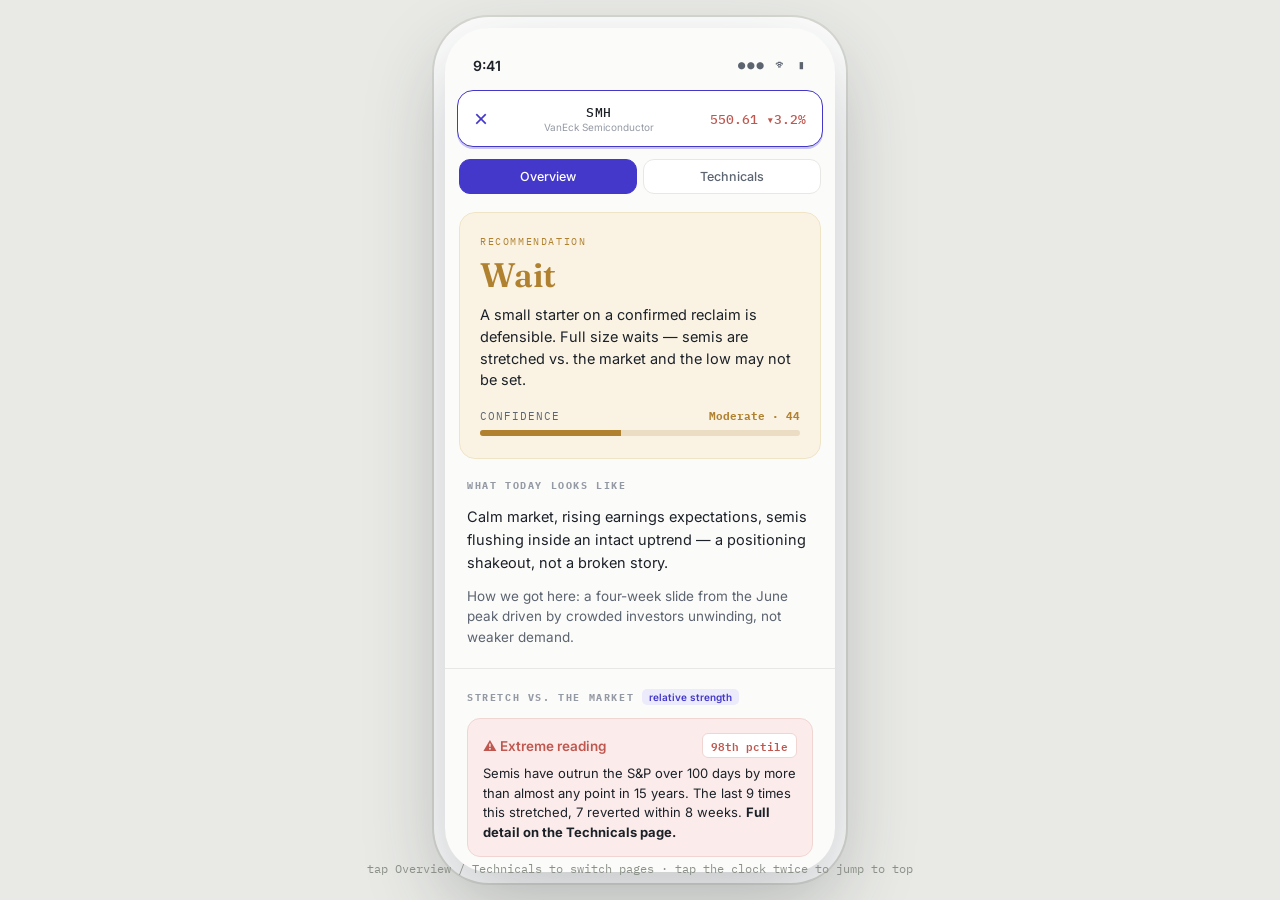
<file: market-memory-v2.html>
<!DOCTYPE html>
<html lang="en">
<head>
<meta charset="UTF-8">
<meta name="viewport" content="width=device-width, initial-scale=1.0, maximum-scale=1.0">
<title>Market Memory · v2</title>
<style>
  @import url('https://fonts.googleapis.com/css2?family=Fraunces:opsz,wght@9..144,400;9..144,500;9..144,600&family=Inter:wght@400;450;500;600&family=IBM+Plex+Mono:wght@400;500&display=swap');
  :root{
    --paper:#fbfbf9; --surface:#ffffff; --raised:#f4f5f3;
    --line:#e7e8e4; --line-2:#eeefec;
    --ink:#1c2128; --muted:#5c6470; --faint:#949aa4;
    --indigo:#4338ca; --indigo-soft:#ecebfb; --indigo-line:#c9c5f2;
    --accent:#2b6d78; --accent-soft:#e6f0f1;
    --buy:#3f8f5b; --buy-bg:#edf6f0;
    --wait:#b0812f; --wait-bg:#faf3e4;
    --avoid:#c0574f; --avoid-bg:#fbeceb;
  }
  *{box-sizing:border-box;margin:0;padding:0}
  html,body{height:100%}
  body{background:#e9eae6; color:var(--ink); font-family:'Inter',system-ui,sans-serif;
    display:flex; align-items:center; justify-content:center; padding:20px; gap:30px; flex-wrap:wrap; -webkit-font-smoothing:antialiased}
  .phone{width:390px; height:844px; background:var(--paper); border-radius:44px; overflow:hidden; position:relative;
    box-shadow:0 30px 80px rgba(40,45,55,.28), 0 0 0 11px #fff, 0 0 0 13px #d7d9d3; display:flex; flex-direction:column}
  .label{position:absolute; top:-26px; left:50%; transform:translateX(-50%); font-family:'IBM Plex Mono',monospace; font-size:11px; color:#8a9088; letter-spacing:.08em; white-space:nowrap}

  .status{height:52px; flex:0 0 auto; display:flex; align-items:flex-end; justify-content:space-between; padding:0 28px 6px; font-size:14px; font-weight:600; cursor:pointer}
  .status .dots{font-family:'IBM Plex Mono',monospace; letter-spacing:2px; font-size:12px; color:var(--muted)}
  .status .tap-tip{position:absolute; top:50%; left:50%; transform:translate(-50%,-50%); font-family:'IBM Plex Mono',monospace; font-size:9px; color:var(--indigo); opacity:0; transition:.2s; letter-spacing:.05em}
  .status.flash .tap-tip{opacity:1}

  .screen{flex:1; display:flex; flex-direction:column; min-height:0; position:relative}

  /* indigo-outlined header */
  .sheet-top{flex:0 0 auto; margin:10px 12px 0; padding:13px 16px; display:flex; align-items:center; justify-content:space-between;
    background:var(--surface); border:1.5px solid var(--indigo); border-radius:16px; box-shadow:0 2px 0 var(--indigo-line)}
  .sheet-top .close{background:none; border:none; color:var(--indigo); font-size:24px; cursor:pointer; line-height:1}
  .sheet-top .mid{text-align:center}
  .sheet-top .tick{font-family:'IBM Plex Mono',monospace; font-size:13px; color:var(--ink); letter-spacing:.04em; font-weight:500}
  .sheet-top .sub{font-size:10px; color:var(--faint)}
  .sheet-top .price{font-family:'IBM Plex Mono',monospace; font-size:12.5px; color:var(--avoid); font-weight:500}

  /* page tabs */
  .ptabs{flex:0 0 auto; display:flex; gap:6px; padding:12px 14px 4px}
  .ptab{flex:1; text-align:center; padding:9px; font-size:12.5px; font-weight:500; color:var(--muted); background:var(--surface);
    border:1px solid var(--line); border-radius:11px; cursor:pointer; transition:.15s}
  .ptab.active{color:#fff; background:var(--indigo); border-color:var(--indigo)}

  .pages{flex:1; min-height:0; position:relative}
  .page{position:absolute; inset:0; overflow-y:auto; padding-bottom:30px}
  .page::-webkit-scrollbar{display:none}
  .page.hide{display:none}

  /* verdict */
  .verdict{margin:14px 14px 0; padding:22px 20px; background:var(--wait-bg); border:1px solid #f0e4c6; border-radius:16px}
  .verdict .eyebrow{font-family:'IBM Plex Mono',monospace; font-size:10px; letter-spacing:.16em; text-transform:uppercase; color:var(--wait); margin-bottom:10px}
  .verdict .pill{font-family:'Fraunces',serif; font-weight:600; font-size:34px; color:var(--wait); line-height:1}
  .verdict .takeaway{margin-top:12px; font-size:14.5px; line-height:1.5; color:var(--ink)}
  .conf{margin-top:18px}
  .conf .row{display:flex; justify-content:space-between; margin-bottom:7px}
  .conf .row span{font-family:'IBM Plex Mono',monospace; font-size:10.5px; letter-spacing:.1em; text-transform:uppercase; color:var(--muted)}
  .conf .row b{font-family:'IBM Plex Mono',monospace; font-size:11px; color:var(--wait)}
  .meter{height:6px; background:#eaddc4; border-radius:3px; overflow:hidden}
  .meter .fill{height:100%; width:44%; background:var(--wait)}

  .section{padding:20px 22px; border-bottom:1px solid var(--line)}
  .section h3{font-family:'IBM Plex Mono',monospace; font-size:10px; letter-spacing:.16em; text-transform:uppercase; color:var(--faint); margin-bottom:13px; display:flex; align-items:center; gap:8px}
  .section h3 .badge{font-family:'Inter'; text-transform:none; letter-spacing:0; font-size:10px; background:var(--indigo-soft); color:var(--indigo); padding:2px 7px; border-radius:5px; font-weight:600}
  .regime-read p{font-size:14.5px; line-height:1.6}
  .regime-read .lead-up{margin-top:11px; color:var(--muted); font-size:13.5px; line-height:1.55}

  /* mini relative-strength + MC teasers on page 1 (condensed) */
  .rs-flag{background:var(--avoid-bg); border:1px solid #f0d5d2; border-radius:13px; padding:14px 15px}
  .rs-flag .hd{display:flex; align-items:center; gap:8px; font-weight:600; font-size:13.5px; color:var(--avoid); margin-bottom:6px}
  .rs-flag .hd .z{margin-left:auto; font-family:'IBM Plex Mono',monospace; font-size:11px; background:#fff; border:1px solid #f0d5d2; padding:2px 8px; border-radius:6px}
  .rs-flag p{font-size:13px; line-height:1.5}
  .mc-stats{display:flex; gap:9px}
  .mc-stat{flex:1; background:var(--surface); border:1px solid var(--line); border-radius:11px; padding:12px 10px; text-align:center}
  .mc-stat b{font-family:'Fraunces',serif; font-size:22px; font-weight:600; display:block; line-height:1}
  .mc-stat.good b{color:var(--buy)} .mc-stat.risk b{color:var(--avoid)}
  .mc-stat span{font-size:10px; color:var(--muted); line-height:1.3; display:block; margin-top:6px}

  .fc-row{display:grid; grid-template-columns:50px 1fr 46px; align-items:center; gap:10px; padding:10px 0; border-bottom:1px solid var(--line-2)}
  .fc-row:last-child{border-bottom:none}
  .fc-h{font-family:'IBM Plex Mono',monospace; font-size:12px; color:var(--muted)}
  .fc-txt{font-size:13px} .fc-txt b{font-weight:600}
  .fc-bar{width:40px; height:4px; border-radius:2px; background:var(--raised); overflow:hidden; justify-self:end}
  .fc-bar i{display:block; height:100%; border-radius:2px}

  .copy-bar{padding:18px 22px 8px}
  .copy-btn{width:100%; background:var(--indigo); color:#fff; border:none; border-radius:14px; padding:15px; font-size:14px; font-weight:600; cursor:pointer}

  /* ===== PAGE 2: TECHNICALS ===== */
  .period-row{display:flex; gap:6px; padding:14px 14px 4px; overflow-x:auto}
  .period-row::-webkit-scrollbar{display:none}
  .chip{flex:0 0 auto; padding:7px 14px; font-family:'IBM Plex Mono',monospace; font-size:12px; border-radius:9px; border:1px solid var(--line); background:var(--surface); color:var(--muted); cursor:pointer}
  .chip.on{background:var(--indigo); color:#fff; border-color:var(--indigo)}

  .tcard{margin:12px 14px 0; background:var(--surface); border:1px solid var(--line); border-radius:16px; overflow:hidden}
  .tcard .cap{display:flex; align-items:center; justify-content:space-between; padding:12px 15px 4px}
  .tcard .cap .ttl{font-family:'IBM Plex Mono',monospace; font-size:11px; color:var(--faint); letter-spacing:.1em; text-transform:uppercase}
  .tcard .cap .val{font-family:'IBM Plex Mono',monospace; font-size:11px; color:var(--muted)}
  .tcard svg{width:100%; display:block}

  /* trend callout the model surfaces */
  .tflag{margin:12px 14px 0; background:var(--indigo-soft); border:1px solid var(--indigo-line); border-radius:13px; padding:13px 15px}
  .tflag .hd{display:flex; align-items:center; gap:8px; font-weight:600; font-size:13.5px; color:var(--indigo); margin-bottom:6px}
  .tflag p{font-size:13px; line-height:1.5; color:var(--ink)}
  .tflag.warn{background:var(--avoid-bg); border-color:#f0d5d2}
  .tflag.warn .hd{color:var(--avoid)}
  .tflag.good{background:var(--buy-bg); border-color:#cfe8d8}
  .tflag.good .hd{color:var(--buy)}

  .tread{margin:14px 14px 0; font-size:13.5px; line-height:1.6; color:var(--ink)}
  .tread .k{font-family:'IBM Plex Mono',monospace; font-size:10px; letter-spacing:.14em; text-transform:uppercase; color:var(--faint); display:block; margin-bottom:8px}

  .hint{position:fixed; bottom:24px; left:50%; transform:translateX(-50%); font-size:12px; color:#8a9088; font-family:'IBM Plex Mono',monospace}
  @media(max-width:900px){.hint{display:none}}
</style>
</head>
<body>

<div class="phone">
  <div class="label">v2 — indigo header · two-page tear sheet · double-tap top to scroll up</div>
  <div class="status" id="statusbar" onclick="flashTop()">
    <span>9:41</span>
    <span class="tap-tip">▲ double-tap → top</span>
    <span class="dots">●●● ᯤ ▮</span>
  </div>

  <div class="screen">
    <div class="sheet-top">
      <button class="close">×</button>
      <div class="mid">
        <div class="tick">SMH</div>
        <div class="sub">VanEck Semiconductor</div>
      </div>
      <span class="price">550.61 ▾3.2%</span>
    </div>

    <div class="ptabs">
      <div class="ptab active" id="tab1" onclick="show(1)">Overview</div>
      <div class="ptab" id="tab2" onclick="show(2)">Technicals</div>
    </div>

    <div class="pages">
      <!-- ============ PAGE 1: OVERVIEW ============ -->
      <div class="page" id="page1">
        <div class="verdict">
          <div class="eyebrow">Recommendation</div>
          <div class="pill">Wait</div>
          <div class="takeaway">A small starter on a confirmed reclaim is defensible. Full size waits — semis are stretched vs. the market and the low may not be set.</div>
          <div class="conf">
            <div class="row"><span>Confidence</span><b>Moderate · 44</b></div>
            <div class="meter"><div class="fill"></div></div>
          </div>
        </div>

        <div class="section regime-read" style="border-top:none">
          <h3>What today looks like</h3>
          <p>Calm market, rising earnings expectations, semis flushing inside an intact uptrend — a positioning shakeout, not a broken story.</p>
          <p class="lead-up">How we got here: a four-week slide from the June peak driven by crowded investors unwinding, not weaker demand.</p>
        </div>

        <div class="section">
          <h3>Stretch vs. the market <span class="badge">relative strength</span></h3>
          <div class="rs-flag">
            <div class="hd">⚠ Extreme reading<span class="z">98th pctile</span></div>
            <p>Semis have outrun the S&amp;P over 100 days by more than almost any point in 15 years. The last 9 times this stretched, 7 reverted within 8 weeks. <b>Full detail on the Technicals page.</b></p>
          </div>
        </div>

        <div class="section">
          <h3>Where the bottom could land <span class="badge">Monte Carlo</span></h3>
          <div class="mc-stats">
            <div class="mc-stat good"><b>54%</b><span>low is in this week</span></div>
            <div class="mc-stat"><b>~$540</b><span>most likely trough</span></div>
            <div class="mc-stat risk"><b>10%</b><span>tail below ~$490</span></div>
          </div>
        </div>

        <div class="section">
          <h3>Odds it's higher, by horizon</h3>
          <div class="fc-row"><span class="fc-h">1 day</span><span class="fc-txt">roughly a <b>coin flip</b></span><span class="fc-bar"><i style="width:30%;background:var(--wait)"></i></span></div>
          <div class="fc-row"><span class="fc-h">5 days</span><span class="fc-txt"><b>~55%</b> higher</span><span class="fc-bar"><i style="width:38%;background:var(--wait)"></i></span></div>
          <div class="fc-row"><span class="fc-h">1 mo</span><span class="fc-txt"><b>~61%</b> higher</span><span class="fc-bar"><i style="width:50%;background:var(--wait)"></i></span></div>
          <div class="fc-row"><span class="fc-h">3 mo</span><span class="fc-txt"><b>~68%</b> · typ <b>+12%</b></span><span class="fc-bar"><i style="width:64%;background:var(--buy)"></i></span></div>
          <div class="fc-row"><span class="fc-h">6 mo</span><span class="fc-txt"><b>~74%</b> · typ <b>+18%</b></span><span class="fc-bar"><i style="width:70%;background:var(--buy)"></i></span></div>
          <div class="fc-row"><span class="fc-h">1 yr</span><span class="fc-txt"><b>~79%</b> higher</span><span class="fc-bar"><i style="width:55%;background:var(--buy)"></i></span></div>
        </div>

        <div class="copy-bar"><button class="copy-btn">⧉ &nbsp;Copy this for Claude</button></div>
      </div>

      <!-- ============ PAGE 2: TECHNICALS ============ -->
      <div class="page hide" id="page2">
        <div class="period-row">
          <div class="chip">1D</div><div class="chip">1W</div><div class="chip on">3M</div>
          <div class="chip">6M</div><div class="chip">1Y</div><div class="chip">5Y</div>
        </div>

        <!-- model-surfaced trend callouts, at top so they aren't missed -->
        <div class="tflag warn">
          <div class="hd">⚠ Trend you might miss</div>
          <p>Price is making lower highs since the June peak while volume shrinks on each bounce — rallies are being sold, not bought. Watch the $525 shelf.</p>
        </div>
        <div class="tflag good">
          <div class="hd">✦ Constructive signal</div>
          <p>Momentum (RSI) made a higher low at this flush than at the July low, even though price went lower — selling pressure is quietly weakening.</p>
        </div>

        <!-- price + MAs -->
        <div class="tcard">
          <div class="cap"><span class="ttl">Price · 50 / 200-day</span><span class="val">550.61</span></div>
          <svg viewBox="0 0 340 150" preserveAspectRatio="none">
            <path d="M0,120 C40,110 70,60 100,45 C130,30 150,55 175,70 C200,85 220,70 250,95 C275,115 300,105 340,112" fill="none" stroke="#1c2128" stroke-width="1.8"/>
            <path d="M0,105 C60,95 120,70 180,72 C240,74 300,92 340,96" fill="none" stroke="#b0812f" stroke-width="1.3" opacity=".8"/>
            <path d="M0,95 C80,92 160,82 240,84 C300,86 320,90 340,91" fill="none" stroke="#949aa4" stroke-width="1.3" opacity=".7"/>
            <line x1="0" y1="128" x2="340" y2="128" stroke="#3f8f5b" stroke-width="1" stroke-dasharray="4 4" opacity=".5"/>
          </svg>
        </div>
        <!-- volume -->
        <div class="tcard">
          <div class="cap"><span class="ttl">Volume</span><span class="val">fading into decline</span></div>
          <svg viewBox="0 0 340 60" preserveAspectRatio="none">
            <g>
              <rect x="10" y="20" width="10" height="40" fill="#3f8f5b" opacity=".55"/>
              <rect x="35" y="28" width="10" height="32" fill="#c0574f" opacity=".55"/>
              <rect x="60" y="15" width="10" height="45" fill="#3f8f5b" opacity=".55"/>
              <rect x="85" y="30" width="10" height="30" fill="#c0574f" opacity=".55"/>
              <rect x="110" y="34" width="10" height="26" fill="#c0574f" opacity=".55"/>
              <rect x="135" y="22" width="10" height="38" fill="#3f8f5b" opacity=".55"/>
              <rect x="160" y="38" width="10" height="22" fill="#c0574f" opacity=".55"/>
              <rect x="185" y="42" width="10" height="18" fill="#c0574f" opacity=".55"/>
              <rect x="210" y="40" width="10" height="20" fill="#3f8f5b" opacity=".55"/>
              <rect x="235" y="44" width="10" height="16" fill="#c0574f" opacity=".55"/>
              <rect x="260" y="46" width="10" height="14" fill="#c0574f" opacity=".55"/>
              <rect x="285" y="48" width="10" height="12" fill="#3f8f5b" opacity=".55"/>
              <rect x="310" y="50" width="10" height="10" fill="#c0574f" opacity=".55"/>
            </g>
          </svg>
        </div>
        <!-- RSI -->
        <div class="tcard">
          <div class="cap"><span class="ttl">RSI · momentum</span><span class="val">47.9 · neutral</span></div>
          <svg viewBox="0 0 340 70" preserveAspectRatio="none">
            <line x1="0" y1="18" x2="340" y2="18" stroke="#e7e8e4" stroke-width="1" stroke-dasharray="3 3"/>
            <line x1="0" y1="52" x2="340" y2="52" stroke="#e7e8e4" stroke-width="1" stroke-dasharray="3 3"/>
            <text x="4" y="15" font-family="IBM Plex Mono" font-size="7" fill="#949aa4">70</text>
            <text x="4" y="62" font-family="IBM Plex Mono" font-size="7" fill="#949aa4">30</text>
            <path d="M0,30 C50,38 90,58 120,55 C150,52 165,25 200,30 C240,36 280,40 340,38" fill="none" stroke="#2b6d78" stroke-width="1.6"/>
          </svg>
        </div>
        <!-- MACD -->
        <div class="tcard">
          <div class="cap"><span class="ttl">MACD · trend shift</span><span class="val">bullish cross</span></div>
          <svg viewBox="0 0 340 70" preserveAspectRatio="none">
            <line x1="0" y1="40" x2="340" y2="40" stroke="#e7e8e4" stroke-width="1"/>
            <g>
              <rect x="20" y="30" width="9" height="10" fill="#3f8f5b" opacity=".5"/>
              <rect x="45" y="34" width="9" height="6" fill="#3f8f5b" opacity=".5"/>
              <rect x="70" y="40" width="9" height="6" fill="#c0574f" opacity=".5"/>
              <rect x="95" y="40" width="9" height="11" fill="#c0574f" opacity=".5"/>
              <rect x="120" y="40" width="9" height="8" fill="#c0574f" opacity=".5"/>
              <rect x="145" y="34" width="9" height="6" fill="#3f8f5b" opacity=".5"/>
              <rect x="170" y="28" width="9" height="12" fill="#3f8f5b" opacity=".6"/>
              <rect x="195" y="26" width="9" height="14" fill="#3f8f5b" opacity=".6"/>
              <rect x="220" y="30" width="9" height="10" fill="#3f8f5b" opacity=".5"/>
              <rect x="245" y="33" width="9" height="7" fill="#3f8f5b" opacity=".5"/>
            </g>
            <path d="M0,45 C60,44 120,46 180,34 C240,26 300,28 340,27" fill="none" stroke="#2b6d78" stroke-width="1.4"/>
            <path d="M0,42 C60,42 120,42 180,38 C240,32 300,30 340,30" fill="none" stroke="#b0812f" stroke-width="1.4"/>
          </svg>
        </div>

        <!-- relative-strength detail lives here -->
        <div class="tread">
          <span class="k">Relative strength · full detail</span>
          <p>Over 100 days SMH is <b>+2.4σ</b> vs. the S&amp;P (98th percentile, 15 yrs) and <b>+1.6σ</b> vs. the Nasdaq — but only <b>+0.3σ</b> vs. its chip peers and <b>−1.1σ</b> over the last 20 days. Translation: stretched against the broad market, but the snap-back has already started. The last 9 such extremes reverted within 8 weeks 7 times, median give-back −9%.</p>
        </div>

        <div class="tread" style="padding-bottom:24px">
          <span class="k">Plain read across periods</span>
          <p>Long term (1Y): still an uptrend, price above a rising 200-day. Medium (3M): a four-week pullback making lower highs — the correction isn't confirmed over yet. Short (1D): a heavy-volume flush that got bought back — the first stabilizing sign. The three timeframes disagree, which is normal mid-correction; the long-term trend is the tiebreaker and it's still up.</p>
        </div>
      </div>
    </div>
  </div>
</div>

<div class="hint">tap Overview / Technicals to switch pages · tap the clock twice to jump to top</div>

<script>
  function show(n){
    document.getElementById('page1').classList.toggle('hide', n!==1);
    document.getElementById('page2').classList.toggle('hide', n!==2);
    document.getElementById('tab1').classList.toggle('active', n===1);
    document.getElementById('tab2').classList.toggle('active', n===2);
  }
  let last=0;
  function flashTop(){
    const now=Date.now(); const bar=document.getElementById('statusbar');
    if(now-last<400){
      const p = document.getElementById('page1').classList.contains('hide') ? 'page2':'page1';
      document.getElementById(p).scrollTo({top:0,behavior:'smooth'});
    }
    last=now; bar.classList.add('flash'); setTimeout(()=>bar.classList.remove('flash'),600);
  }
</script>
</body>
</html>
</file>
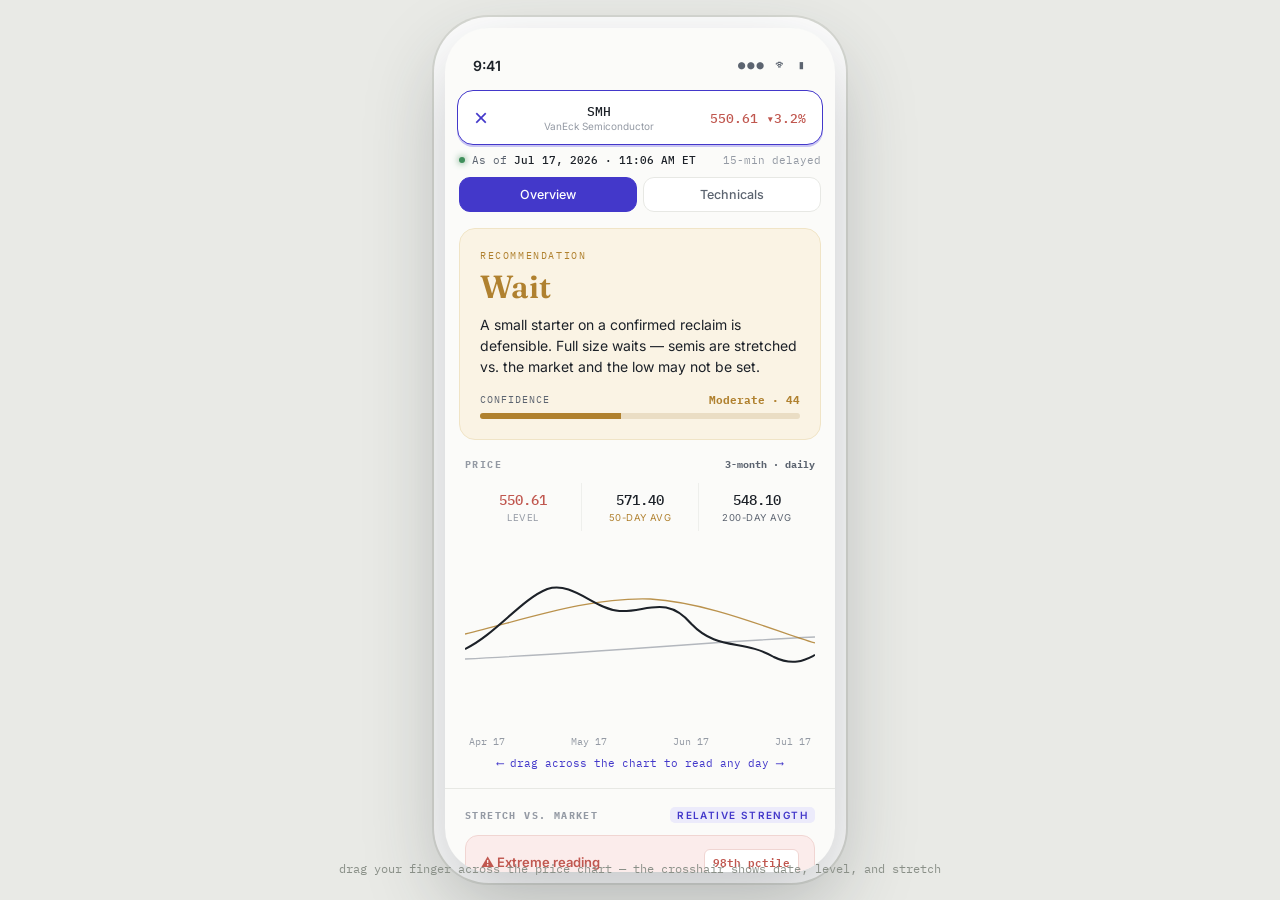
<file: market-memory-v3.html>
<!DOCTYPE html>
<html lang="en">
<head>
<meta charset="UTF-8">
<meta name="viewport" content="width=device-width, initial-scale=1.0, maximum-scale=1.0">
<title>Market Memory · v3</title>
<style>
  @import url('https://fonts.googleapis.com/css2?family=Fraunces:opsz,wght@9..144,400;9..144,500;9..144,600&family=Inter:wght@400;450;500;600&family=IBM+Plex+Mono:wght@400;500&display=swap');
  :root{
    --paper:#fbfbf9; --surface:#ffffff; --raised:#f4f5f3;
    --line:#e7e8e4; --line-2:#eeefec;
    --ink:#1c2128; --muted:#5c6470; --faint:#949aa4;
    --indigo:#4338ca; --indigo-soft:#ecebfb; --indigo-line:#c9c5f2;
    --accent:#2b6d78; --accent-soft:#e6f0f1;
    --buy:#3f8f5b; --buy-bg:#edf6f0;
    --wait:#b0812f; --wait-bg:#faf3e4;
    --avoid:#c0574f; --avoid-bg:#fbeceb;
  }
  *{box-sizing:border-box;margin:0;padding:0}
  html,body{height:100%}
  body{background:#e9eae6; color:var(--ink); font-family:'Inter',system-ui,sans-serif;
    display:flex; align-items:center; justify-content:center; padding:20px; gap:30px; flex-wrap:wrap; -webkit-font-smoothing:antialiased}
  .phone{width:390px; height:844px; background:var(--paper); border-radius:44px; overflow:hidden; position:relative;
    box-shadow:0 30px 80px rgba(40,45,55,.28), 0 0 0 11px #fff, 0 0 0 13px #d7d9d3; display:flex; flex-direction:column}
  .label{position:absolute; top:-26px; left:50%; transform:translateX(-50%); font-family:'IBM Plex Mono',monospace; font-size:11px; color:#8a9088; letter-spacing:.08em; white-space:nowrap}
  .status{height:52px; flex:0 0 auto; display:flex; align-items:flex-end; justify-content:space-between; padding:0 28px 6px; font-size:14px; font-weight:600; cursor:pointer}
  .status .dots{font-family:'IBM Plex Mono',monospace; letter-spacing:2px; font-size:12px; color:var(--muted)}
  .status .tap-tip{position:absolute; top:50%; left:50%; transform:translate(-50%,-50%); font-family:'IBM Plex Mono',monospace; font-size:9px; color:var(--indigo); opacity:0; transition:.2s}
  .status.flash .tap-tip{opacity:1}
  .screen{flex:1; display:flex; flex-direction:column; min-height:0; position:relative}

  .sheet-top{flex:0 0 auto; margin:10px 12px 0; padding:12px 16px; display:flex; align-items:center; justify-content:space-between;
    background:var(--surface); border:1.5px solid var(--indigo); border-radius:16px; box-shadow:0 2px 0 var(--indigo-line)}
  .sheet-top .close{background:none; border:none; color:var(--indigo); font-size:24px; cursor:pointer}
  .sheet-top .mid{text-align:center}
  .sheet-top .tick{font-family:'IBM Plex Mono',monospace; font-size:13px; font-weight:500}
  .sheet-top .sub{font-size:10px; color:var(--faint)}
  .sheet-top .price{font-family:'IBM Plex Mono',monospace; font-size:12.5px; color:var(--avoid); font-weight:500}

  /* AS OF banner */
  .asof{margin:8px 14px 0; display:flex; align-items:center; gap:7px; font-family:'IBM Plex Mono',monospace; font-size:10.5px; color:var(--muted)}
  .asof .live{width:6px; height:6px; border-radius:50%; background:var(--buy); box-shadow:0 0 7px var(--buy)}
  .asof b{color:var(--ink); font-weight:500}
  .asof .delay{margin-left:auto; color:var(--faint)}

  .ptabs{flex:0 0 auto; display:flex; gap:6px; padding:10px 14px 4px}
  .ptab{flex:1; text-align:center; padding:9px; font-size:12.5px; font-weight:500; color:var(--muted); background:var(--surface); border:1px solid var(--line); border-radius:11px; cursor:pointer}
  .ptab.active{color:#fff; background:var(--indigo); border-color:var(--indigo)}
  .pages{flex:1; min-height:0; position:relative}
  .page{position:absolute; inset:0; overflow-y:auto; padding-bottom:30px}
  .page::-webkit-scrollbar{display:none}
  .page.hide{display:none}

  .verdict{margin:12px 14px 0; padding:20px; background:var(--wait-bg); border:1px solid #f0e4c6; border-radius:16px}
  .verdict .eyebrow{font-family:'IBM Plex Mono',monospace; font-size:10px; letter-spacing:.16em; text-transform:uppercase; color:var(--wait); margin-bottom:9px}
  .verdict .pill{font-family:'Fraunces',serif; font-weight:600; font-size:32px; color:var(--wait); line-height:1}
  .verdict .takeaway{margin-top:11px; font-size:14px; line-height:1.5}
  .conf{margin-top:16px}
  .conf .row{display:flex; justify-content:space-between; margin-bottom:6px}
  .conf .row span{font-family:'IBM Plex Mono',monospace; font-size:10px; letter-spacing:.1em; text-transform:uppercase; color:var(--muted)}
  .conf .row b{font-family:'IBM Plex Mono',monospace; font-size:11px; color:var(--wait)}
  .meter{height:6px; background:#eaddc4; border-radius:3px; overflow:hidden}
  .meter .fill{height:100%; width:44%; background:var(--wait)}

  .section{padding:18px 20px; border-bottom:1px solid var(--line)}
  .section h3{font-family:'IBM Plex Mono',monospace; font-size:10px; letter-spacing:.14em; text-transform:uppercase; color:var(--faint); margin-bottom:12px; display:flex; align-items:center; gap:8px}
  .section h3 .per{margin-left:auto; text-transform:none; letter-spacing:0; color:var(--muted); font-size:10px}
  .regime-read p{font-size:14px; line-height:1.55}

  /* scrubbable price chart */
  .live-vals{display:flex; gap:0; margin-bottom:2px}
  .lv{flex:1; padding:8px 4px; text-align:center; border-right:1px solid var(--line-2)}
  .lv:last-child{border-right:none}
  .lv .n{font-family:'IBM Plex Mono',monospace; font-size:14px; font-weight:500; color:var(--ink)}
  .lv .n.up{color:var(--buy)} .lv .n.dn{color:var(--avoid)}
  .lv .l{font-size:9.5px; color:var(--faint); margin-top:3px; text-transform:uppercase; letter-spacing:.05em}
  .lv .l.d50{color:var(--wait)} .lv .l.d200{color:var(--muted)}

  .pchart{position:relative; margin-top:8px; touch-action:none; cursor:crosshair; user-select:none}
  .pchart svg{width:100%; height:190px; display:block}
  .crosshair{position:absolute; top:0; bottom:22px; width:1px; background:var(--indigo); opacity:0; pointer-events:none}
  .cdot{position:absolute; width:9px; height:9px; border-radius:50%; background:var(--indigo); border:2px solid #fff; opacity:0; pointer-events:none; transform:translate(-50%,-50%); box-shadow:0 1px 4px rgba(0,0,0,.2)}
  .ctip{position:absolute; top:2px; background:var(--indigo); color:#fff; font-family:'IBM Plex Mono',monospace; font-size:10px; padding:5px 8px; border-radius:7px; opacity:0; pointer-events:none; transform:translateX(-50%); white-space:nowrap; line-height:1.4; text-align:center}
  .ctip .cprice{font-size:12px; font-weight:500} .ctip .cstretch{opacity:.85}
  .pchart.active .crosshair,.pchart.active .cdot,.pchart.active .ctip{opacity:1}
  .xaxis{display:flex; justify-content:space-between; padding:6px 4px 0; font-family:'IBM Plex Mono',monospace; font-size:9.5px; color:var(--faint)}

  .scrub-hint{text-align:center; font-size:11px; color:var(--indigo); margin-top:8px; font-family:'IBM Plex Mono',monospace}

  .rs-flag{background:var(--avoid-bg); border:1px solid #f0d5d2; border-radius:13px; padding:13px 15px}
  .rs-flag .hd{display:flex; align-items:center; gap:8px; font-weight:600; font-size:13px; color:var(--avoid); margin-bottom:6px}
  .rs-flag .hd .z{margin-left:auto; font-family:'IBM Plex Mono',monospace; font-size:11px; background:#fff; border:1px solid #f0d5d2; padding:2px 8px; border-radius:6px}
  .rs-flag p{font-size:12.5px; line-height:1.5}
  .mc-stats{display:flex; gap:9px}
  .mc-stat{flex:1; background:var(--surface); border:1px solid var(--line); border-radius:11px; padding:12px 10px; text-align:center}
  .mc-stat b{font-family:'Fraunces',serif; font-size:21px; font-weight:600; display:block; line-height:1}
  .mc-stat.good b{color:var(--buy)} .mc-stat.risk b{color:var(--avoid)}
  .mc-stat span{font-size:10px; color:var(--muted); display:block; margin-top:5px; line-height:1.3}

  .fc-row{display:grid; grid-template-columns:50px 1fr 46px; align-items:center; gap:10px; padding:9px 0; border-bottom:1px solid var(--line-2)}
  .fc-row:last-child{border-bottom:none}
  .fc-h{font-family:'IBM Plex Mono',monospace; font-size:12px; color:var(--muted)}
  .fc-txt{font-size:13px} .fc-txt b{font-weight:600}
  .fc-bar{width:40px; height:4px; border-radius:2px; background:var(--raised); overflow:hidden; justify-self:end}
  .fc-bar i{display:block; height:100%; border-radius:2px}
  .copy-bar{padding:16px 20px 8px}
  .copy-btn{width:100%; background:var(--indigo); color:#fff; border:none; border-radius:14px; padding:15px; font-size:14px; font-weight:600; cursor:pointer}
  .hint{position:fixed; bottom:24px; left:50%; transform:translateX(-50%); font-size:12px; color:#8a9088; font-family:'IBM Plex Mono',monospace}
  @media(max-width:900px){.hint{display:none}}
</style>
</head>
<body>

<div class="phone">
  <div class="label">v3 — as-of · dated axes · live averages · drag the price chart</div>
  <div class="status" id="statusbar" onclick="flashTop()"><span>9:41</span><span class="tap-tip">▲ top</span><span class="dots">●●● ᯤ ▮</span></div>

  <div class="screen">
    <div class="sheet-top">
      <button class="close">×</button>
      <div class="mid"><div class="tick">SMH</div><div class="sub">VanEck Semiconductor</div></div>
      <span class="price">550.61 ▾3.2%</span>
    </div>

    <div class="asof"><span class="live"></span>As of <b>Jul 17, 2026 · 11:06 AM ET</b><span class="delay">15-min delayed</span></div>

    <div class="ptabs">
      <div class="ptab active" id="tab1" onclick="show(1)">Overview</div>
      <div class="ptab" id="tab2" onclick="show(2)">Technicals</div>
    </div>

    <div class="pages">
      <!-- OVERVIEW -->
      <div class="page" id="page1">
        <div class="verdict">
          <div class="eyebrow">Recommendation</div>
          <div class="pill">Wait</div>
          <div class="takeaway">A small starter on a confirmed reclaim is defensible. Full size waits — semis are stretched vs. the market and the low may not be set.</div>
          <div class="conf"><div class="row"><span>Confidence</span><b>Moderate · 44</b></div><div class="meter"><div class="fill"></div></div></div>
        </div>

        <!-- price with live values + scrubber -->
        <div class="section">
          <h3>Price <span class="per">3-month · daily</span></h3>
          <div class="live-vals">
            <div class="lv"><div class="n dn" id="v-price">550.61</div><div class="l">Level</div></div>
            <div class="lv"><div class="n" id="v-50">571.40</div><div class="l d50">50-day avg</div></div>
            <div class="lv"><div class="n" id="v-200">548.10</div><div class="l d200">200-day avg</div></div>
          </div>
          <div class="pchart" id="pchart">
            <svg viewBox="0 0 340 190" preserveAspectRatio="none" id="psvg">
              <path id="ma200" d="M0,120 C80,116 160,110 240,104 C300,100 320,99 340,98" fill="none" stroke="#949aa4" stroke-width="1.3" opacity=".7"/>
              <path id="ma50" d="M0,95 C60,80 120,58 180,60 C240,64 300,92 340,104" fill="none" stroke="#b0812f" stroke-width="1.3" opacity=".85"/>
              <path id="price" d="M0,110 C30,95 55,60 80,50 C105,42 125,70 150,72 C175,74 195,55 220,85 C245,112 270,100 300,118 C320,128 332,120 340,116" fill="none" stroke="#1c2128" stroke-width="2"/>
            </svg>
            <div class="crosshair" id="cross"></div>
            <div class="cdot" id="cdot"></div>
            <div class="ctip" id="ctip"><div class="cprice">—</div><div class="cdate">—</div><div class="cstretch">—</div></div>
          </div>
          <div class="xaxis"><span>Apr 17</span><span>May 17</span><span>Jun 17</span><span>Jul 17</span></div>
          <div class="scrub-hint" id="scrubhint">⟵ drag across the chart to read any day ⟶</div>
        </div>

        <div class="section">
          <h3>Stretch vs. market <span class="badge" style="margin-left:auto;font-family:Inter;font-size:10px;background:var(--indigo-soft);color:var(--indigo);padding:2px 7px;border-radius:5px;font-weight:600">relative strength</span></h3>
          <div class="rs-flag"><div class="hd">⚠ Extreme reading<span class="z">98th pctile</span></div>
          <p>Semis have outrun the S&amp;P over 100 days more than almost any point in 15 years. Last 9 times this stretched, 7 reverted within 8 weeks. Full detail on Technicals.</p></div>
        </div>

        <div class="section">
          <h3>Where the bottom could land <span class="per">Monte Carlo · 200k paths</span></h3>
          <div class="mc-stats">
            <div class="mc-stat good"><b>54%</b><span>low is in this week</span></div>
            <div class="mc-stat"><b>~$540</b><span>likely trough</span></div>
            <div class="mc-stat risk"><b>10%</b><span>tail below $490</span></div>
          </div>
        </div>

        <div class="section">
          <h3>Odds it's higher, by horizon</h3>
          <div class="fc-row"><span class="fc-h">1 day</span><span class="fc-txt">roughly a <b>coin flip</b></span><span class="fc-bar"><i style="width:30%;background:var(--wait)"></i></span></div>
          <div class="fc-row"><span class="fc-h">1 mo</span><span class="fc-txt"><b>~61%</b> higher</span><span class="fc-bar"><i style="width:50%;background:var(--wait)"></i></span></div>
          <div class="fc-row"><span class="fc-h">3 mo</span><span class="fc-txt"><b>~68%</b> · typ <b>+12%</b></span><span class="fc-bar"><i style="width:64%;background:var(--buy)"></i></span></div>
          <div class="fc-row"><span class="fc-h">6 mo</span><span class="fc-txt"><b>~74%</b> · typ <b>+18%</b></span><span class="fc-bar"><i style="width:70%;background:var(--buy)"></i></span></div>
          <div class="fc-row"><span class="fc-h">1 yr</span><span class="fc-txt"><b>~79%</b> higher</span><span class="fc-bar"><i style="width:55%;background:var(--buy)"></i></span></div>
        </div>
        <div class="copy-bar"><button class="copy-btn">⧉ &nbsp;Copy this for Claude</button></div>
      </div>

      <!-- TECHNICALS (brief, points back to full page in v2) -->
      <div class="page hide" id="page2">
        <div class="section" style="border-top:none">
          <h3>Trend you might miss <span class="per">3-month</span></h3>
          <div class="rs-flag" style="background:var(--indigo-soft);border-color:var(--indigo-line)">
            <div class="hd" style="color:var(--indigo)">✦ Momentum divergence</div>
            <p style="color:var(--ink)">Price made a lower low at this flush but momentum made a higher low — selling pressure is weakening under the surface. Same scrubbable charts and dated axes as Overview, with RSI, MACD and volume stacked here.</p>
          </div>
        </div>
        <div class="section"><p style="font-size:13px;color:var(--muted);line-height:1.5">(Technicals page carries the full RSI / MACD / volume stack from v2, each with its own dated axis and live current-value readout — omitted here to keep the demo focused on the new price scrubber.)</p></div>
      </div>
    </div>
  </div>
</div>

<div class="hint">drag your finger across the price chart — the crosshair shows date, level, and stretch</div>

<script>
  function show(n){
    document.getElementById('page1').classList.toggle('hide', n!==1);
    document.getElementById('page2').classList.toggle('hide', n!==2);
    document.getElementById('tab1').classList.toggle('active', n===1);
    document.getElementById('tab2').classList.toggle('active', n===2);
  }
  let last=0;
  function flashTop(){const now=Date.now(); const bar=document.getElementById('statusbar');
    if(now-last<400){document.getElementById('page1').scrollTo({top:0,behavior:'smooth'});}
    last=now; bar.classList.add('flash'); setTimeout(()=>bar.classList.remove('flash'),600);}

  // ---- scrubber ----
  const pchart=document.getElementById('pchart'), price=document.getElementById('price');
  const cross=document.getElementById('cross'), cdot=document.getElementById('cdot'), ctip=document.getElementById('ctip');
  const hint=document.getElementById('scrubhint');
  const vp=document.getElementById('v-price');
  // synthetic daily series matching the price path (63 trading days Apr17->Jul17)
  const start=new Date(2026,3,17); const N=63;
  const base=[520,528,540,548,560,566,572,560,548,556,564,570,558,546,540,552,560,568,556,544,538,550,560,571,566,556,550,544,552,560,568,572,560,548,544,552,560,566,558,548,540,548,556,562,554,544,536,544,552,558,550,540,532,540,548,556,548,542,548,556,554,552,550.61];
  const mean100=520, sd100=16; // for stretch demo
  function fmtDate(d){return d.toLocaleDateString('en-US',{month:'short',day:'numeric'});}
  function move(clientX){
    const r=pchart.getBoundingClientRect();
    let x=Math.max(0,Math.min(clientX-r.left, r.width));
    const frac=x/r.width; const i=Math.round(frac*(N-1));
    const val=base[i]; const d=new Date(start); d.setDate(d.getDate()+Math.round(i*(122/N)));
    // map value to y within svg (viewBox 190 tall, data range ~515-575)
    const y=190-((val-512)/(576-512))*190;
    const px=(i/(N-1))*r.width;
    cross.style.left=px+'px';
    cdot.style.left=px+'px'; cdot.style.top=(y/190*r.height)+'px';
    const stretch=((val-mean100)/sd100).toFixed(1);
    ctip.querySelector('.cprice').textContent='$'+val.toFixed(2);
    ctip.querySelector('.cdate').textContent=fmtDate(d);
    ctip.querySelector('.cstretch').textContent='stretch '+(stretch>=0?'+':'')+stretch+'σ';
    let tx=px; tx=Math.max(46,Math.min(tx,r.width-46)); ctip.style.left=tx+'px';
    vp.textContent=val.toFixed(2);
    pchart.classList.add('active'); hint.style.opacity=0;
  }
  function end(){pchart.classList.remove('active'); vp.textContent='550.61'; hint.style.opacity=1;}
  pchart.addEventListener('pointerdown',e=>{move(e.clientX);});
  pchart.addEventListener('pointermove',e=>{if(e.pressure>0||e.buttons>0||pchart.classList.contains('active'))move(e.clientX);});
  pchart.addEventListener('pointerup',end);
  pchart.addEventListener('pointerleave',end);
</script>
</body>
</html>
</file>
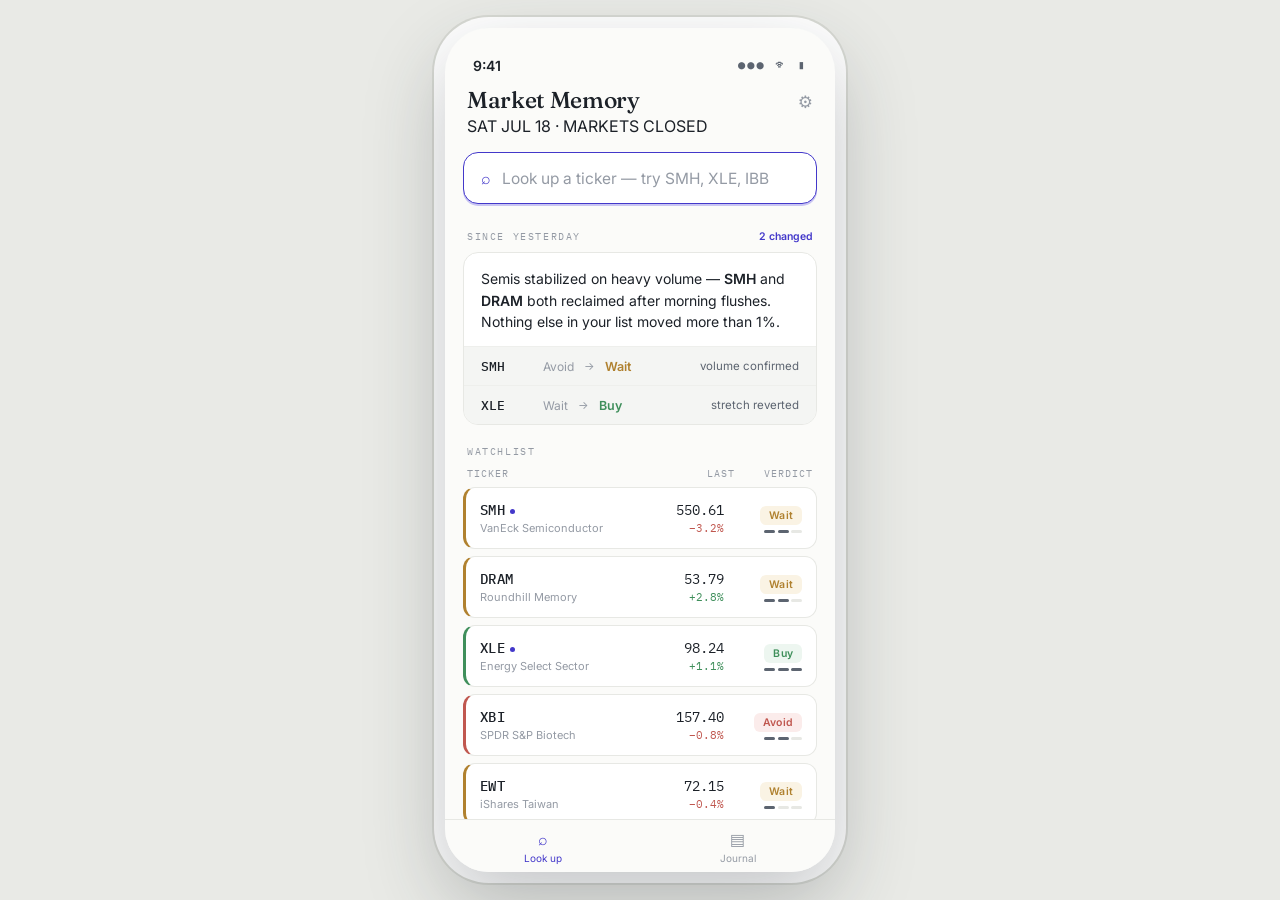
<file: mm-home.html>
<!DOCTYPE html>
<html lang="en">
<head>
<meta charset="UTF-8">
<meta name="viewport" content="width=device-width, initial-scale=1.0, maximum-scale=1.0">
<title>Market Memory · Home</title>
<style>
  @import url('https://fonts.googleapis.com/css2?family=Fraunces:opsz,wght@9..144,400;9..144,500;9..144,600&family=Inter:wght@400;450;500;600&family=IBM+Plex+Mono:wght@400;500&display=swap');
  :root{
    --paper:#fbfbf9; --surface:#ffffff; --raised:#f4f5f3;
    --line:#e7e8e4; --line-2:#eeefec;
    --ink:#1c2128; --muted:#5c6470; --faint:#949aa4;
    --indigo:#4338ca; --indigo-soft:#ecebfb; --indigo-line:#c9c5f2;
    --accent:#2b6d78;
    --buy:#3f8f5b; --buy-bg:#edf6f0;
    --wait:#b0812f; --wait-bg:#faf3e4;
    --avoid:#c0574f; --avoid-bg:#fbeceb;
  }
  *{box-sizing:border-box;margin:0;padding:0}
  html,body{height:100%}
  body{background:#e9eae6; color:var(--ink); font-family:'Inter',system-ui,sans-serif;
    display:flex; align-items:center; justify-content:center; padding:20px; -webkit-font-smoothing:antialiased}
  .phone{width:390px; height:844px; background:var(--paper); border-radius:44px; overflow:hidden; position:relative;
    box-shadow:0 30px 80px rgba(40,45,55,.28), 0 0 0 11px #fff, 0 0 0 13px #d7d9d3; display:flex; flex-direction:column}
  .label{position:absolute; top:-26px; left:50%; transform:translateX(-50%); font-family:'IBM Plex Mono',monospace; font-size:11px; color:#8a9088; letter-spacing:.08em; white-space:nowrap}
  .status{height:52px; flex:0 0 auto; display:flex; align-items:flex-end; justify-content:space-between; padding:0 28px 6px; font-size:14px; font-weight:600}
  .status .dots{font-family:'IBM Plex Mono',monospace; letter-spacing:2px; font-size:12px; color:var(--muted)}

  .body{flex:1; overflow-y:auto; padding-bottom:20px}
  .body::-webkit-scrollbar{display:none}

  /* header */
  .head{display:flex; align-items:baseline; justify-content:space-between; padding:6px 22px 0}
  .head h1{font-family:'Fraunces',serif; font-weight:500; font-size:23px; letter-spacing:-.015em}
  .head .gear{font-size:17px; color:var(--faint); cursor:pointer}
  .head .date{font-family:'IBM Plex Mono',monospace; font-size:10.5px; color:var(--faint); letter-spacing:.04em}

  /* search — the primary action */
  .searchwrap{padding:16px 18px 6px}
  .search{display:flex; align-items:center; gap:11px; background:var(--surface);
    border:1.5px solid var(--indigo); border-radius:15px; padding:15px 17px; box-shadow:0 2px 0 var(--indigo-line)}
  .search .ic{color:var(--indigo); font-size:16px}
  .search input{flex:1; border:none; outline:none; font-family:inherit; font-size:15.5px; color:var(--ink); background:transparent}
  .search input::placeholder{color:var(--faint)}

  /* overnight brief */
  .sect-label{font-family:'IBM Plex Mono',monospace; font-size:10px; letter-spacing:.16em; text-transform:uppercase; color:var(--faint); padding:20px 22px 9px; display:flex; align-items:center; gap:8px}
  .sect-label .n{margin-left:auto; color:var(--indigo); text-transform:none; letter-spacing:0; font-size:10.5px; font-family:'Inter'; font-weight:600}

  .brief{margin:0 18px; background:var(--surface); border:1px solid var(--line); border-radius:15px; overflow:hidden}
  .brief .top{padding:15px 17px 13px}
  .brief .top p{font-size:14px; line-height:1.55; color:var(--ink)}
  .brief .top p b{font-weight:600}
  .flips{border-top:1px solid var(--line-2); background:var(--raised)}
  .flip{display:flex; align-items:center; gap:10px; padding:11px 17px; border-bottom:1px solid var(--line-2); font-size:13px}
  .flip:last-child{border-bottom:none}
  .flip .tk{font-family:'IBM Plex Mono',monospace; font-weight:500; width:52px; font-size:12.5px}
  .flip .arrow{color:var(--faint); font-size:11px}
  .flip .from{color:var(--faint); font-size:12px}
  .flip .to{font-weight:600; font-size:12.5px}
  .flip .to.buy{color:var(--buy)} .flip .to.wait{color:var(--wait)} .flip .to.avoid{color:var(--avoid)}
  .flip .why{margin-left:auto; color:var(--muted); font-size:11.5px}

  /* watchlist table */
  .thead{display:grid; grid-template-columns:1fr 78px 70px; gap:8px; padding:0 22px 7px;
    font-family:'IBM Plex Mono',monospace; font-size:9.5px; letter-spacing:.1em; text-transform:uppercase; color:var(--faint)}
  .thead span:nth-child(2),.thead span:nth-child(3){text-align:right}

  .rows{padding:0 18px}
  .row{display:grid; grid-template-columns:1fr 78px 70px; gap:8px; align-items:center;
    background:var(--surface); border:1px solid var(--line); border-left:3px solid var(--line);
    border-radius:12px; padding:13px 14px; margin-bottom:7px; cursor:pointer; transition:.14s}
  .row:hover{border-color:var(--indigo-line); transform:translateX(1px)}
  .row.buy{border-left-color:var(--buy)} .row.wait{border-left-color:var(--wait)} .row.avoid{border-left-color:var(--avoid)}
  .row .tk{font-family:'IBM Plex Mono',monospace; font-size:14px; font-weight:500; letter-spacing:.02em}
  .row .nm{font-size:11px; color:var(--faint); margin-top:2px}
  .row .px{text-align:right; font-family:'IBM Plex Mono',monospace; font-size:13.5px}
  .row .chg{text-align:right; font-family:'IBM Plex Mono',monospace; font-size:11px; margin-top:2px}
  .chg.up{color:var(--buy)} .chg.dn{color:var(--avoid)}
  .row .vd{text-align:right}
  .pill{display:inline-block; font-size:10.5px; font-weight:600; padding:3px 9px; border-radius:6px; letter-spacing:.02em}
  .pill.buy{background:var(--buy-bg); color:var(--buy)}
  .pill.wait{background:var(--wait-bg); color:var(--wait)}
  .pill.avoid{background:var(--avoid-bg); color:var(--avoid)}
  .conf{display:flex; gap:2.5px; justify-content:flex-end; margin-top:5px}
  .conf i{width:11px; height:3px; border-radius:2px; background:var(--line)}
  .conf i.on{background:var(--muted)}
  .newflag{display:inline-block; width:5px; height:5px; border-radius:50%; background:var(--indigo); vertical-align:middle; margin-left:5px}

  /* tabs */
  .tabs{flex:0 0 auto; display:flex; border-top:1px solid var(--line); background:var(--paper); padding:9px 0 calc(8px + env(safe-area-inset-bottom))}
  .tab{flex:1; display:flex; flex-direction:column; align-items:center; gap:3px; font-size:10px; color:var(--faint); cursor:pointer}
  .tab.active{color:var(--indigo)}
  .tab .ic{font-size:16px}
</style>
</head>
<body>

<div class="phone">
  <div class="label">HOME — search first · overnight flips · watchlist table</div>
  <div class="status"><span>9:41</span><span class="dots">●●● ᯤ ▮</span></div>

  <div class="body">
    <div class="head">
      <h1>Market Memory</h1>
      <span class="gear">⚙</span>
    </div>
    <div style="padding:2px 22px 0"><span class="date">SAT JUL 18 · MARKETS CLOSED</span></div>

    <div class="searchwrap">
      <div class="search">
        <span class="ic">⌕</span>
        <input placeholder="Look up a ticker — try SMH, XLE, IBB">
      </div>
    </div>

    <div class="sect-label">Since yesterday <span class="n">2 changed</span></div>
    <div class="brief">
      <div class="top">
        <p>Semis stabilized on heavy volume — <b>SMH</b> and <b>DRAM</b> both reclaimed after morning flushes. Nothing else in your list moved more than 1%.</p>
      </div>
      <div class="flips">
        <div class="flip">
          <span class="tk">SMH</span>
          <span class="from">Avoid</span><span class="arrow">→</span><span class="to wait">Wait</span>
          <span class="why">volume confirmed</span>
        </div>
        <div class="flip">
          <span class="tk">XLE</span>
          <span class="from">Wait</span><span class="arrow">→</span><span class="to buy">Buy</span>
          <span class="why">stretch reverted</span>
        </div>
      </div>
    </div>

    <div class="sect-label">Watchlist</div>
    <div class="thead"><span>Ticker</span><span>Last</span><span>Verdict</span></div>
    <div class="rows">

      <div class="row wait">
        <div><div class="tk">SMH<span class="newflag"></span></div><div class="nm">VanEck Semiconductor</div></div>
        <div><div class="px">550.61</div><div class="chg dn">−3.2%</div></div>
        <div class="vd"><span class="pill wait">Wait</span><div class="conf"><i class="on"></i><i class="on"></i><i></i></div></div>
      </div>

      <div class="row wait">
        <div><div class="tk">DRAM</div><div class="nm">Roundhill Memory</div></div>
        <div><div class="px">53.79</div><div class="chg up">+2.8%</div></div>
        <div class="vd"><span class="pill wait">Wait</span><div class="conf"><i class="on"></i><i class="on"></i><i></i></div></div>
      </div>

      <div class="row buy">
        <div><div class="tk">XLE<span class="newflag"></span></div><div class="nm">Energy Select Sector</div></div>
        <div><div class="px">98.24</div><div class="chg up">+1.1%</div></div>
        <div class="vd"><span class="pill buy">Buy</span><div class="conf"><i class="on"></i><i class="on"></i><i class="on"></i></div></div>
      </div>

      <div class="row avoid">
        <div><div class="tk">XBI</div><div class="nm">SPDR S&amp;P Biotech</div></div>
        <div><div class="px">157.40</div><div class="chg dn">−0.8%</div></div>
        <div class="vd"><span class="pill avoid">Avoid</span><div class="conf"><i class="on"></i><i class="on"></i><i></i></div></div>
      </div>

      <div class="row wait">
        <div><div class="tk">EWT</div><div class="nm">iShares Taiwan</div></div>
        <div><div class="px">72.15</div><div class="chg dn">−0.4%</div></div>
        <div class="vd"><span class="pill wait">Wait</span><div class="conf"><i class="on"></i><i></i><i></i></div></div>
      </div>

      <div class="row buy">
        <div><div class="tk">RSP</div><div class="nm">Invesco Equal Weight</div></div>
        <div><div class="px">201.88</div><div class="chg up">+0.2%</div></div>
        <div class="vd"><span class="pill buy">Buy</span><div class="conf"><i class="on"></i><i class="on"></i><i></i></div></div>
      </div>

      <div class="row wait">
        <div><div class="tk">KRE</div><div class="nm">SPDR Regional Banking</div></div>
        <div><div class="px">64.02</div><div class="chg up">+0.9%</div></div>
        <div class="vd"><span class="pill wait">Wait</span><div class="conf"><i class="on"></i><i></i><i></i></div></div>
      </div>

    </div>
  </div>

  <div class="tabs">
    <div class="tab active"><span class="ic">⌕</span>Look up</div>
    <div class="tab"><span class="ic">▤</span>Journal</div>
  </div>
</div>
</body>
</html>
</file>
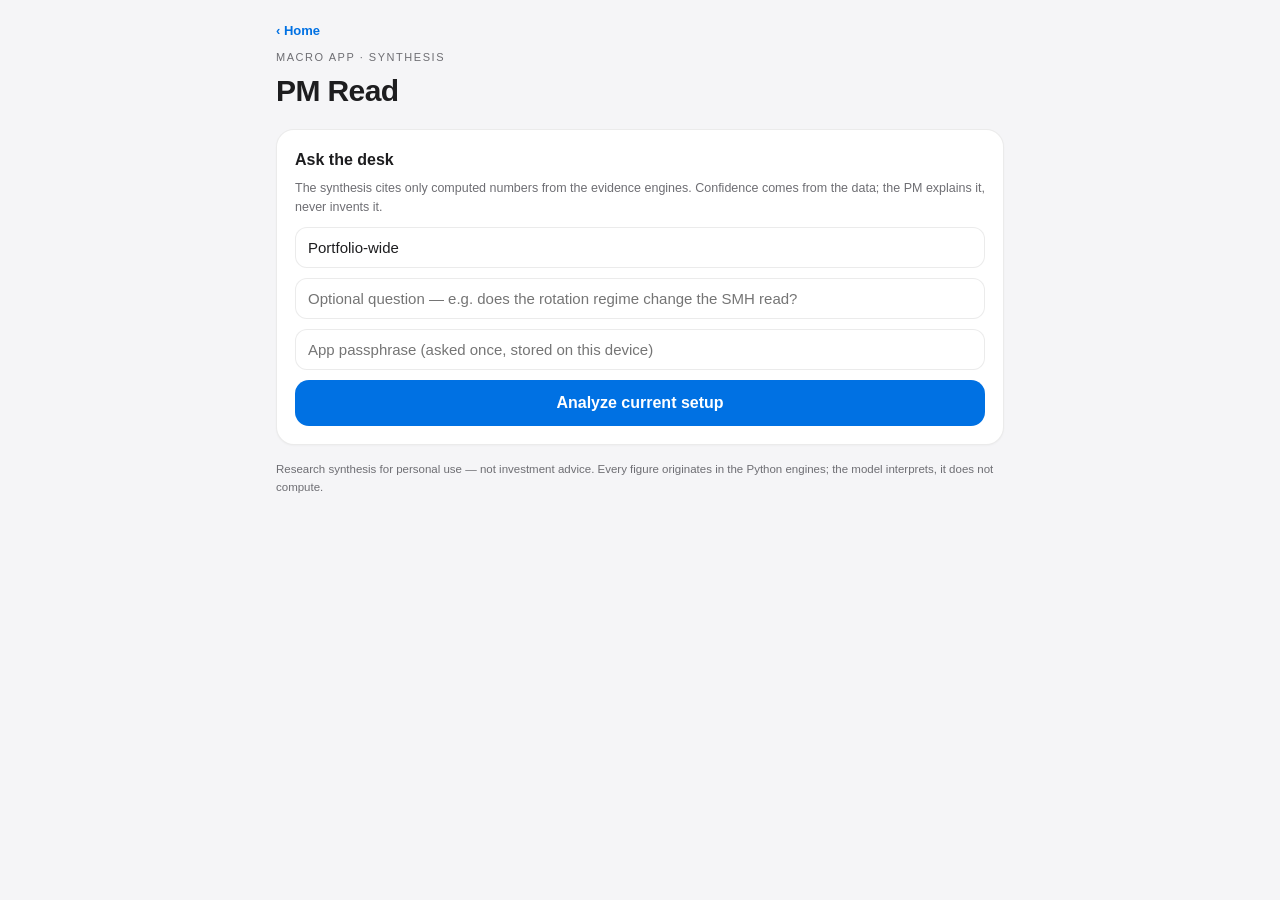
<file: pm.html>
<!DOCTYPE html>
<html lang="en">
<head>
<meta charset="UTF-8">
<meta name="viewport" content="width=device-width, initial-scale=1, viewport-fit=cover">
<meta name="apple-mobile-web-app-capable" content="yes">
<meta name="apple-mobile-web-app-status-bar-style" content="default">
<meta name="apple-mobile-web-app-title" content="PM">
<title>PM Synthesis — Macro App</title>
<style>
  :root{--bg:#F5F5F7;--card:#FFF;--line:rgba(0,0,0,.08);--text:#1D1D1F;
    --dim:#6E6E73;--blue:#0071E3;--green:#248A3D;--red:#D70015;
    --amber:#C04A00;--chip:#EDEDF0;--radius:18px}
  *{box-sizing:border-box;margin:0}
  body{background:var(--bg);color:var(--text);
    font:15px/1.55 -apple-system,BlinkMacSystemFont,"SF Pro Text","Segoe UI",Roboto,sans-serif;
    padding:calc(env(safe-area-inset-top) + 18px) 16px calc(env(safe-area-inset-bottom) + 40px);
    max-width:760px;margin:0 auto;-webkit-font-smoothing:antialiased}
  .back{font-size:13px;font-weight:600;color:var(--blue);text-decoration:none}
  .eyebrow{font-size:11px;letter-spacing:.14em;text-transform:uppercase;color:var(--dim);margin-top:8px}
  h1{font-size:30px;font-weight:700;letter-spacing:-.02em;margin:2px 0 14px}
  .card{background:var(--card);border:1px solid var(--line);border-radius:var(--radius);
    padding:18px;margin-bottom:14px;box-shadow:0 1px 2px rgba(0,0,0,.03)}
  h2{font-size:16px;font-weight:700;margin-bottom:6px}
  .sub{color:var(--dim);font-size:12.5px;margin-bottom:10px}
  select,input[type=text],input[type=password]{width:100%;-webkit-appearance:none;
    background:var(--card);border:1px solid var(--line);border-radius:12px;
    padding:11px 12px;font:15px -apple-system,sans-serif;color:var(--text);margin-bottom:10px}
  button.go{width:100%;border:0;border-radius:14px;background:var(--blue);color:#fff;
    font:700 16px -apple-system,sans-serif;padding:14px;cursor:pointer}
  button.go:disabled{opacity:.5}
  .headline{font-size:19px;font-weight:700;letter-spacing:-.01em}
  .persp{padding:14px 0;border-bottom:1px solid var(--line)}
  .persp:last-child{border-bottom:none}
  .stance{display:inline-block;background:rgba(0,113,227,.10);color:var(--blue);
    font-size:12px;font-weight:700;border-radius:999px;padding:4px 11px;margin-bottom:6px}
  .persp p{font-size:14px;margin-bottom:6px}
  .klabel{font-size:11px;font-weight:700;letter-spacing:.08em;text-transform:uppercase;
    color:var(--dim);margin:8px 0 3px}
  .ev li{font-size:13px;color:var(--dim);margin:3px 0 3px 16px}
  .break{font-size:13px;color:var(--red)}
  .trip li{margin:6px 0 6px 16px;font-size:13.5px}
  .note{font-size:13px;color:var(--dim)}
  .spin{display:none;text-align:center;color:var(--dim);padding:26px;font-size:14px}
  .spin.show{display:block}
  #result{display:none}
  .errbox{background:rgba(215,0,21,.06);border:1px solid rgba(215,0,21,.2);
    border-radius:12px;padding:12px;color:var(--red);font-size:13.5px;display:none}
  .errbox.show{display:block}
  .disclaimer{font-size:11.5px;color:var(--dim);margin-top:16px}
</style>
</head>
<body>

<a class="back" href="index.html">‹ Home</a>
<div class="eyebrow">Macro App · Synthesis</div>
<h1>PM Read</h1>

<div class="card">
  <h2>Ask the desk</h2>
  <div class="sub">The synthesis cites only computed numbers from the evidence
    engines. Confidence comes from the data; the PM explains it, never invents it.</div>
  <select id="focus">
    <option value="">Portfolio-wide</option>
  </select>
  <input type="text" id="q" placeholder="Optional question — e.g. does the rotation regime change the SMH read?">
  <input type="password" id="pass" placeholder="App passphrase (asked once, stored on this device)">
  <button class="go" id="go">Analyze current setup</button>
  <div class="errbox" id="errbox"></div>
</div>

<div class="spin" id="spin">Reading the evidence…</div>

<div id="result">
  <div class="card"><div class="headline" id="headline"></div></div>
  <div class="card"><h2>Perspectives</h2><div id="persps"></div></div>
  <div class="card"><h2>Tripwires</h2><ul class="trip" id="trips"></ul></div>
  <div class="card"><h2>Analog map</h2>
    <div class="klabel">Rhymes with</div><p class="note" id="rhymes"></p>
    <div class="klabel">Where it breaks</div><p class="note" id="breaks"></p></div>
  <div class="card"><h2>Discipline notes</h2>
    <div class="klabel">Mining caution</div><p class="note" id="mining"></p>
    <div class="klabel">Sizing arithmetic</div><p class="note" id="sizing"></p></div>
</div>

<div class="disclaimer">Research synthesis for personal use — not investment
advice. Every figure originates in the Python engines; the model interprets,
it does not compute.</div>

<script>
const FN_URL = "https://anzbpxqvibgpxnwgyqoc.supabase.co/functions/v1/smooth-service";
const passEl = document.getElementById("pass");
passEl.value = localStorage.getItem("pm_pass") || "";

// Populate the focus picker from whatever the research digest contains
(async () => {
  try {
    const r = await fetch("data/research_digest.json", {cache:"no-store"});
    if (!r.ok) return;
    const d = await r.json();
    const sel = document.getElementById("focus");
    for (const [t,a] of Object.entries(d.assets))
      sel.insertAdjacentHTML("beforeend",
        `<option value="${t}">${a.label}</option>`);
  } catch {}
})();

document.getElementById("go").onclick = async () => {
  const pass = passEl.value.trim();
  const err = document.getElementById("errbox");
  err.classList.remove("show");
  if (!pass) { err.textContent = "Enter the app passphrase you set in Supabase.";
               err.classList.add("show"); return; }
  localStorage.setItem("pm_pass", pass);

  const btn = document.getElementById("go");
  btn.disabled = true;
  document.getElementById("result").style.display = "none";
  document.getElementById("spin").classList.add("show");

  try {
    const r = await fetch(FN_URL, {
      method: "POST",
      headers: { "Content-Type": "application/json", "x-app-key": pass },
      body: JSON.stringify({
        focus: document.getElementById("focus").value || null,
        question: document.getElementById("q").value.trim(),
      }),
    });
    const d = await r.json();
    if (!r.ok || d.error) throw new Error(d.error === "bad passphrase"
      ? "Passphrase rejected — check the APP_PASSPHRASE secret in Supabase."
      : (d.error || "Request failed") + (d.detail ? ": " + String(d.detail).slice(0,200) : ""));
    render(d);
  } catch (e) {
    err.textContent = e.message;
    err.classList.add("show");
  } finally {
    btn.disabled = false;
    document.getElementById("spin").classList.remove("show");
  }
};

function esc(s){const d=document.createElement("div");d.textContent=s??"";return d.innerHTML;}

function render(d) {
  document.getElementById("headline").textContent = d.headline || "—";
  document.getElementById("persps").innerHTML = (d.perspectives||[]).map(p=>`
    <div class="persp">
      <span class="stance">${esc(p.stance)}</span>
      <p>${esc(p.thesis)}</p>
      <div class="klabel">Evidence</div>
      <ul class="ev">${(p.evidence||[]).map(e=>`<li>${esc(e)}</li>`).join("")}</ul>
      <div class="klabel">Confidence basis</div>
      <p class="note">${esc(p.confidence_basis)}</p>
      <div class="klabel">What breaks it</div>
      <p class="break">${esc(p.what_breaks_it)}</p>
    </div>`).join("");
  document.getElementById("trips").innerHTML =
    (d.tripwires||[]).map(t=>`<li>${esc(t)}</li>`).join("");
  document.getElementById("rhymes").textContent = d.analog_map?.rhymes_with || "—";
  document.getElementById("breaks").textContent = d.analog_map?.where_it_breaks || "—";
  document.getElementById("mining").textContent = d.mining_caution || "—";
  document.getElementById("sizing").textContent = d.sizing_note || "—";
  if (d.raw) document.getElementById("headline").textContent += " (raw output below)";
  document.getElementById("result").style.display = "block";
}
</script>
</body>
</html>
</file>
